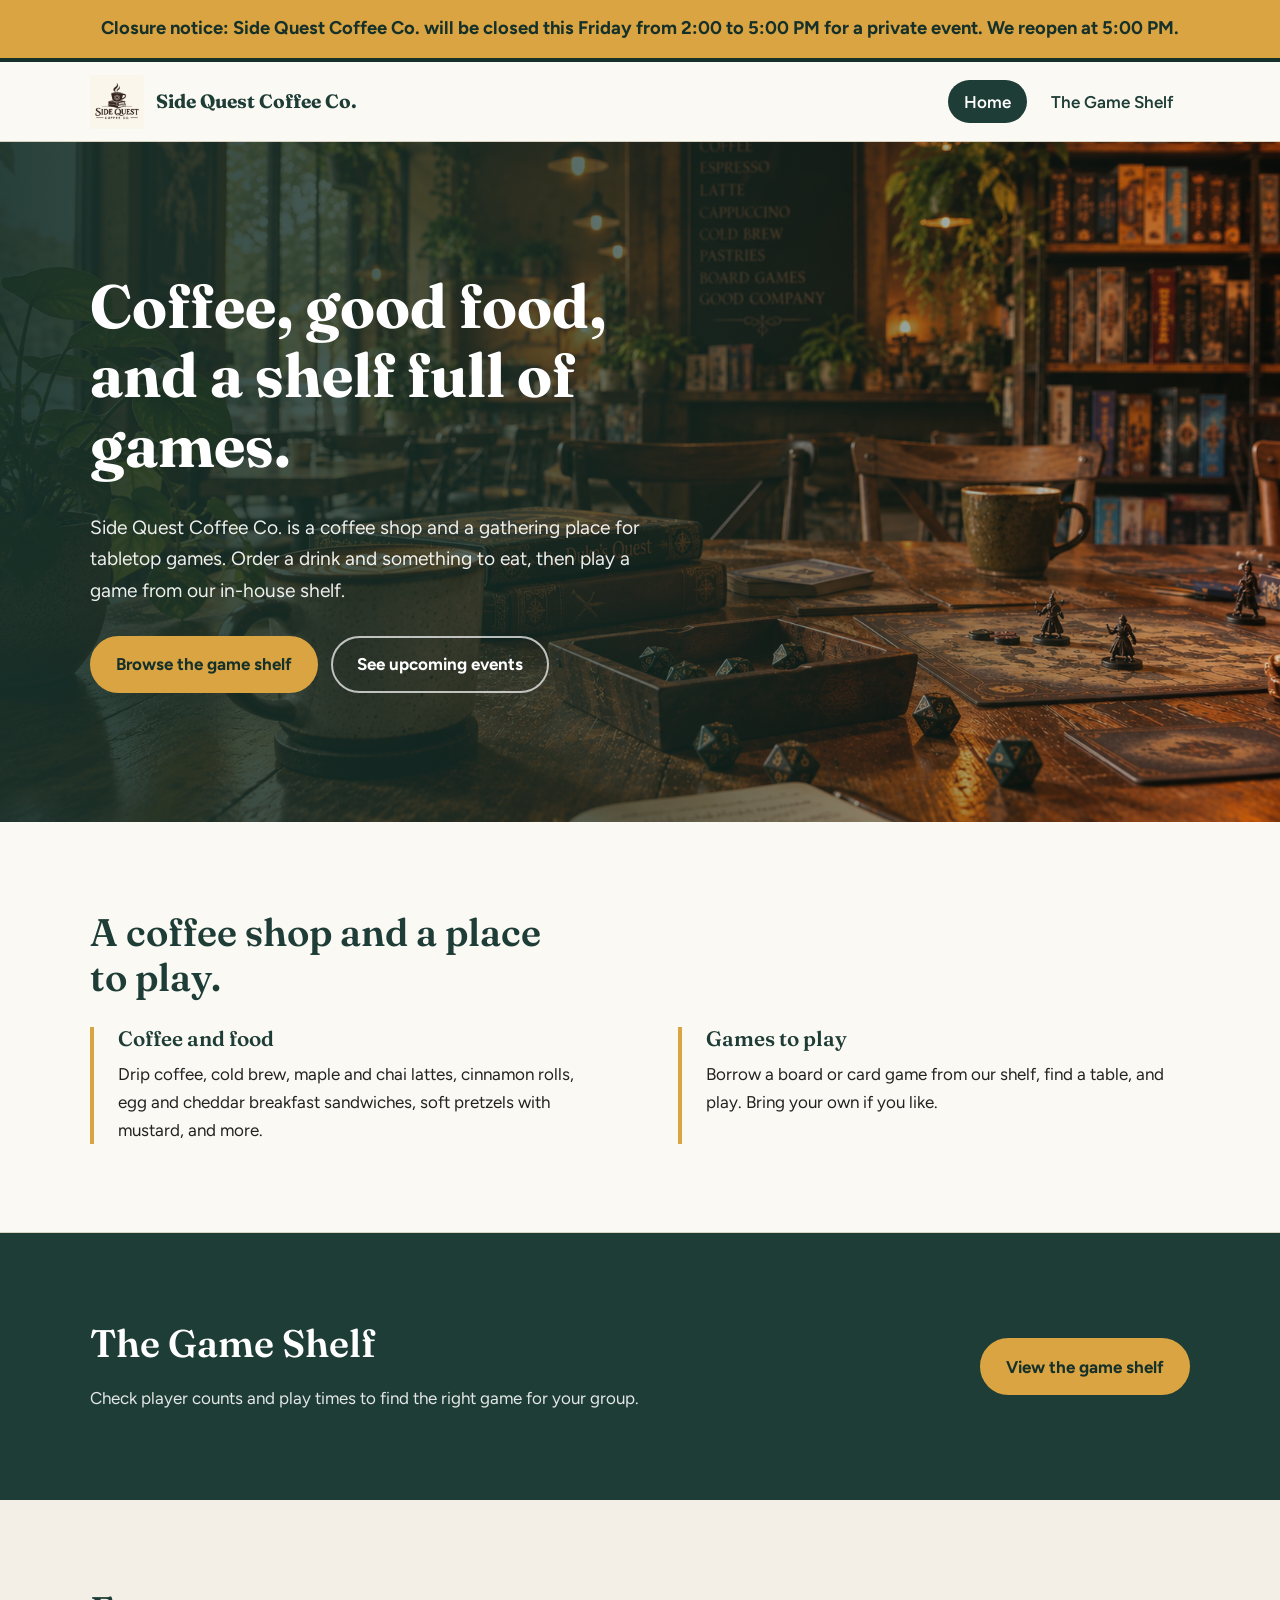
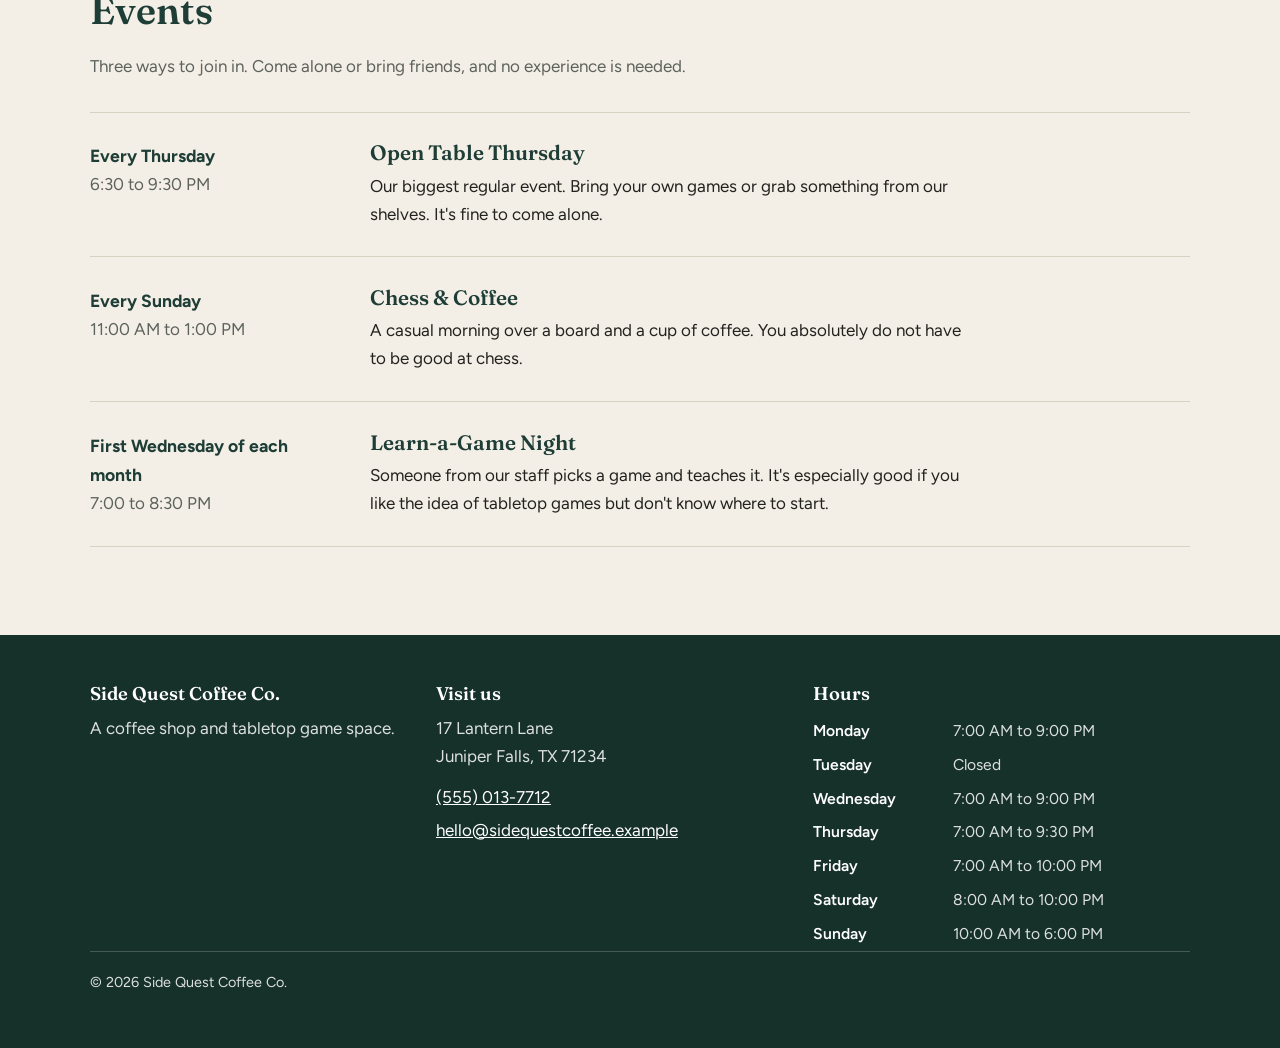
<file: index.html>
<!DOCTYPE html>
<html lang="en">
<head>
  <meta charset="UTF-8">
  <meta name="viewport" content="width=device-width, initial-scale=1">

  <!-- This text appears in the browser tab -->
  <title>Side Quest Coffee Co. | Coffee, Food and Tabletop Games</title>
  <meta name="description" content="Side Quest Coffee Co. is a coffee shop serving drip coffee, lattes, and breakfast bites, with a shelf of tabletop games to play in the shop.">

  <!-- Fonts (optional: if they fail to load, the page uses the backup fonts in style.css) -->
  <link rel="preconnect" href="https://fonts.googleapis.com">
  <link rel="preconnect" href="https://fonts.gstatic.com" crossorigin>
  <link rel="stylesheet" href="https://fonts.googleapis.com/css2?family=Fraunces:wght@500;600;700&family=Figtree:wght@400;500;700&display=swap">

  <!-- The one shared stylesheet used by both pages -->
  <link rel="stylesheet" href="style.css">
</head>
<body>

  <a class="skip-link" href="#main">Skip to main content</a>
<div role="region" aria-label="Closure notice" style="background: #d9a441; color: #16302a; text-align: center; padding: 1rem 1.25rem; font-size: 1.15rem; font-weight: 700; line-height: 1.4; border-bottom: 4px solid #16302a;">
  Closure notice: Side Quest Coffee Co. will be closed this Friday from 2:00 to 5:00 PM for a private event. We reopen at 5:00 PM.
</div>
  <!-- ============ HEADER AND NAVIGATION ============ -->
  <header class="site-header">
    <div class="wrap header-inner">
      <a class="brand" href="index.html">
        <img src="Sidequest-Logo.png" alt="Side Quest Coffee Co. logo featuring a coffee cup with a tabletop die emblem inside it, stacked on top of books">
        <span>Side Quest Coffee Co.</span>
      </a>

      <nav class="site-nav" aria-label="Main">
        <ul>
          <li><a href="index.html" aria-current="page">Home</a></li>
          <li><a href="games.html">The Game Shelf</a></li>
        </ul>
      </nav>
    </div>
  </header>

  <main id="main">

    <!-- ============ HERO (main image) ============ -->
    <section class="hero">
      <img class="hero-image" src="Sidequest-Websiteimage.png" alt="A view inside Side Quest Coffee Co., featuring books, plants, and tabletop games, with tables and scenery in the background.">
      <div class="wrap">
        <div class="hero-content">
          <h1>Coffee, good food, and a shelf full of games.</h1>
          <p>Side Quest Coffee Co. is a coffee shop and a gathering place for tabletop games. Order a drink and something to eat, then play a game from our in-house shelf.</p>
          <div class="hero-actions">
            <a class="button" href="games.html">Browse the game shelf</a>
            <a class="button button-outline" href="#events">See upcoming events</a>
          </div>
        </div>
      </div>
    </section>

    <!-- ============ WHAT WE ARE ============ -->
    <section class="section intro">
      <div class="wrap">
        <h2>A coffee shop and a place to play.</h2>

        <div class="pillars">
          <div class="pillar">
            <h3>Coffee and food</h3>
            <p>Drip coffee, cold brew, maple and chai lattes, cinnamon rolls, egg and cheddar breakfast sandwiches, soft pretzels with mustard, and more.</p>
          </div>
          <div class="pillar">
            <h3>Games to play</h3>
            <p>Borrow a board or card game from our shelf, find a table, and play. Bring your own if you like.</p>
          </div>
        </div>
      </div>
    </section>

    <!-- ============ GAME SHELF TEASER ============ -->
    <section class="section shelf-teaser">
      <div class="wrap teaser-inner">
        <div>
          <h2>The Game Shelf</h2>
          <p>Check player counts and play times to find the right game for your group.</p>
        </div>
        <a class="button" href="games.html">View the game shelf</a>
      </div>
    </section>

    <!-- ============ EVENTS ============ -->
    <section class="section" id="events">
      <div class="wrap">
        <h2>Events</h2>
        <p class="section-intro">Three ways to join in. Come alone or bring friends, and no experience is needed.</p>

        <ul class="event-list">

          <li class="event">
            <div class="event-when">
              <strong>Every Thursday</strong>
              <span>6:30 to 9:30 PM</span>
            </div>
            <div class="event-info">
              <h3>Open Table Thursday</h3>
              <p>Our biggest regular event. Bring your own games or grab something from our shelves. It's fine to come alone.</p>
            </div>
          </li>

          <li class="event">
            <div class="event-when">
              <strong>Every Sunday</strong>
              <span>11:00 AM to 1:00 PM</span>
            </div>
            <div class="event-info">
              <h3>Chess &amp; Coffee</h3>
              <p>A casual morning over a board and a cup of coffee. You absolutely do not have to be good at chess.</p>
            </div>
          </li>

          <li class="event">
            <div class="event-when">
              <strong>First Wednesday of each month</strong>
              <span>7:00 to 8:30 PM</span>
            </div>
            <div class="event-info">
              <h3>Learn-a-Game Night</h3>
              <p>Someone from our staff picks a game and teaches it. It's especially good if you like the idea of tabletop games but don't know where to start.</p>
            </div>
          </li>

        </ul>
      </div>
    </section>

  </main>

  <!-- ============ FOOTER ============ -->
  <footer class="site-footer">
    <div class="wrap">
      <div class="footer-grid">
        <div>
          <h2>Side Quest Coffee Co.</h2>
          <p>A coffee shop and tabletop game space.</p>
        </div>
        <div>
          <h2>Visit us</h2>
          <address>
            17 Lantern Lane<br>
            Juniper Falls, TX 71234
          </address>
          <p><a href="tel:+15550137712">(555) 013-7712</a></p>
          <p><a href="mailto:hello@sidequestcoffee.example">hello@sidequestcoffee.example</a></p>
        </div>
        <div>
          <h2>Hours</h2>
          <table class="hours">
            <tbody>
              <tr><th scope="row">Monday</th><td>7:00 AM to 9:00 PM</td></tr>
              <tr><th scope="row">Tuesday</th><td>Closed</td></tr>
              <tr><th scope="row">Wednesday</th><td>7:00 AM to 9:00 PM</td></tr>
              <tr><th scope="row">Thursday</th><td>7:00 AM to 9:30 PM</td></tr>
              <tr><th scope="row">Friday</th><td>7:00 AM to 10:00 PM</td></tr>
              <tr><th scope="row">Saturday</th><td>8:00 AM to 10:00 PM</td></tr>
              <tr><th scope="row">Sunday</th><td>10:00 AM to 6:00 PM</td></tr>
            </tbody>
          </table>
        </div>
      </div>
      <p class="copyright">&copy; 2026 Side Quest Coffee Co.</p>
    </div>
  </footer>

</body>
</html>
</file>
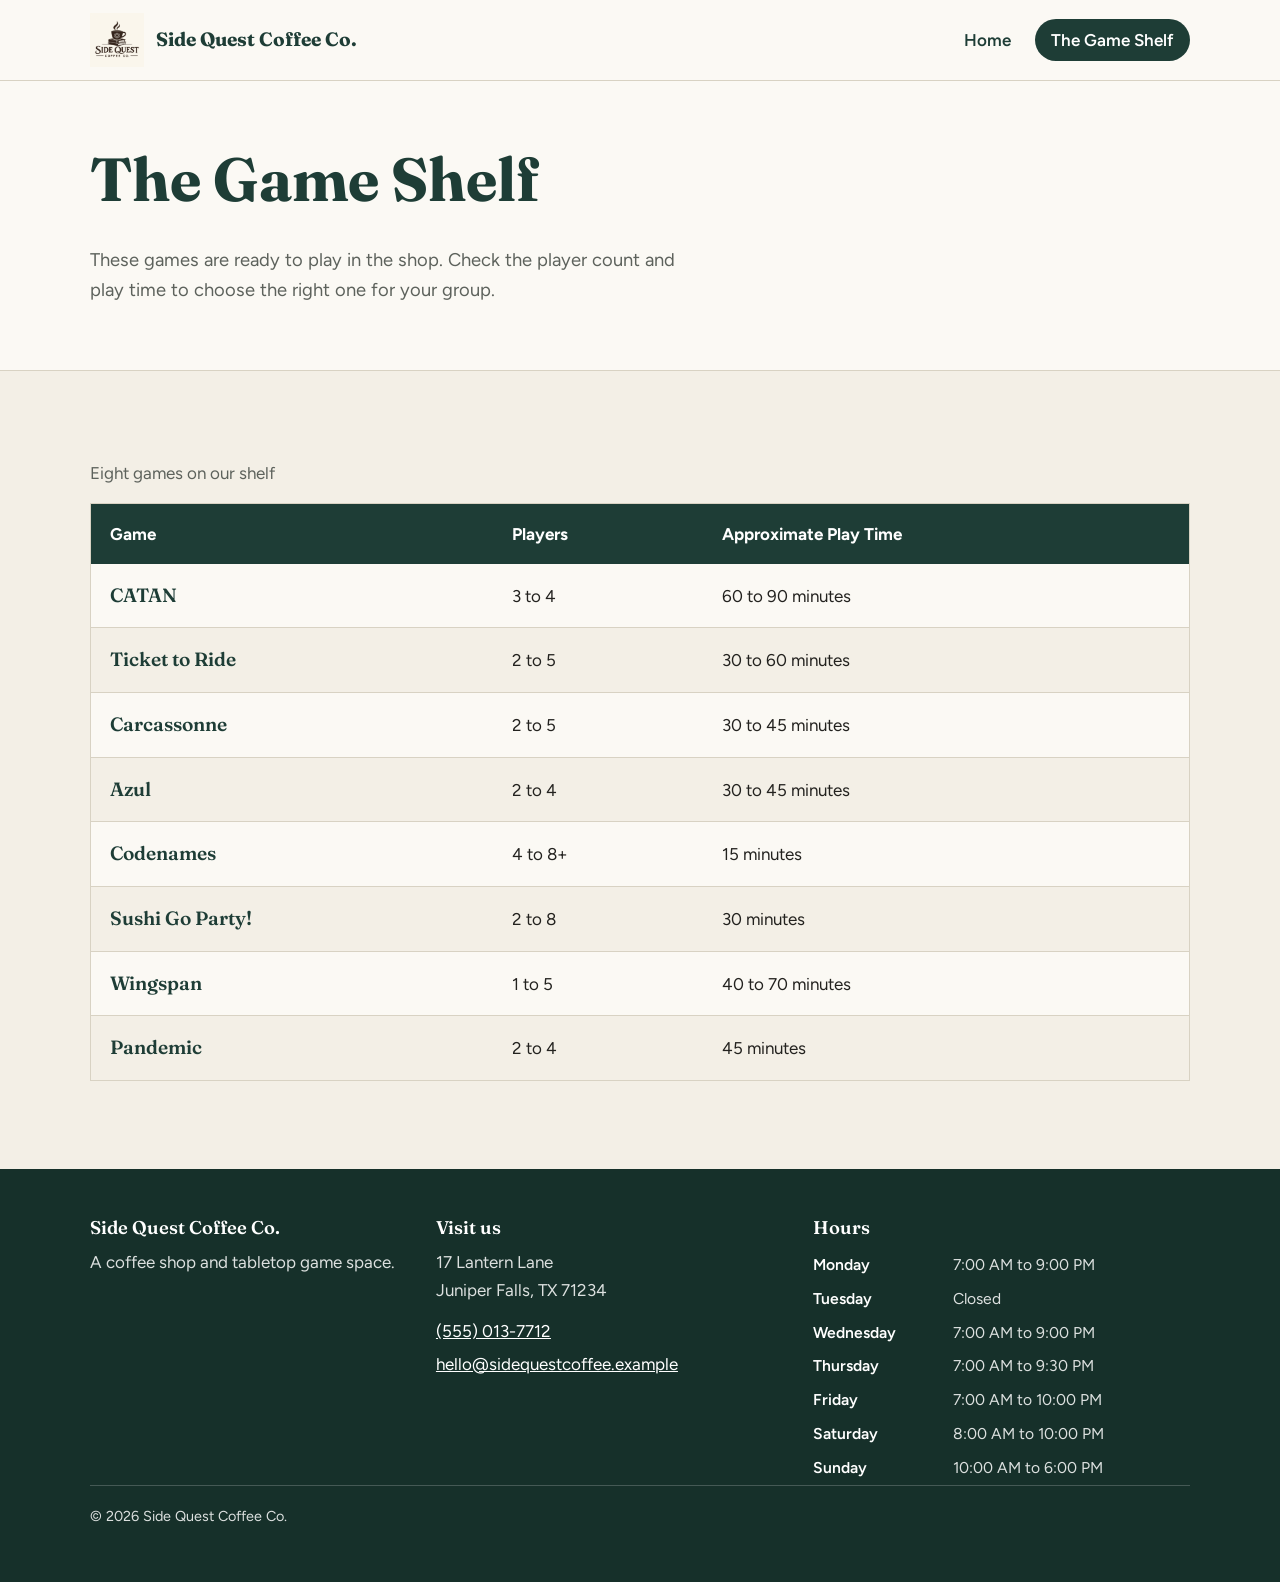
<file: games.html>
<!DOCTYPE html>
<html lang="en">
<head>
  <meta charset="UTF-8">
  <meta name="viewport" content="width=device-width, initial-scale=1">

  <!-- This text appears in the browser tab -->
  <title>The Game Shelf | Side Quest Coffee Co.</title>
  <meta name="description" content="Games available to play at Side Quest Coffee Co., with player counts and approximate play times.">

  <link rel="preconnect" href="https://fonts.googleapis.com">
  <link rel="preconnect" href="https://fonts.gstatic.com" crossorigin>
  <link rel="stylesheet" href="https://fonts.googleapis.com/css2?family=Fraunces:wght@500;600;700&family=Figtree:wght@400;500;700&display=swap">

  <!-- The same shared stylesheet used by the home page -->
  <link rel="stylesheet" href="style.css">
</head>
<body>

  <a class="skip-link" href="#main">Skip to main content</a>

  <!-- ============ HEADER AND NAVIGATION ============ -->
  <header class="site-header">
    <div class="wrap header-inner">
      <a class="brand" href="index.html">
        <img src="Sidequest-Logo.png" alt="Side Quest Coffee Co. logo featuring a coffee cup with a tabletop die emblem inside it, stacked on top of books">
        <span>Side Quest Coffee Co.</span>
      </a>

      <nav class="site-nav" aria-label="Main">
        <ul>
          <li><a href="index.html">Home</a></li>
          <li><a href="games.html" aria-current="page">The Game Shelf</a></li>
        </ul>
      </nav>
    </div>
  </header>

  <main id="main">

    <section class="page-title">
      <div class="wrap">
        <h1>The Game Shelf</h1>
        <p>These games are ready to play in the shop. Check the player count and play time to choose the right one for your group.</p>
      </div>
    </section>

    <!-- ============ GAME TABLE ============ -->
    <section class="section">
      <div class="wrap">
        <table class="game-table">
          <caption>Eight games on our shelf</caption>
          <thead>
            <tr>
              <th scope="col">Game</th>
              <th scope="col">Players</th>
              <th scope="col">Approximate Play Time</th>
            </tr>
          </thead>
          <tbody>
            <tr>
              <th scope="row">CATAN</th>
              <td>3 to 4</td>
              <td>60 to 90 minutes</td>
            </tr>
            <tr>
              <th scope="row">Ticket to Ride</th>
              <td>2 to 5</td>
              <td>30 to 60 minutes</td>
            </tr>
            <tr>
              <th scope="row">Carcassonne</th>
              <td>2 to 5</td>
              <td>30 to 45 minutes</td>
            </tr>
            <tr>
              <th scope="row">Azul</th>
              <td>2 to 4</td>
              <td>30 to 45 minutes</td>
            </tr>
            <tr>
              <th scope="row">Codenames</th>
              <td>4 to 8+</td>
              <td>15 minutes</td>
            </tr>
            <tr>
              <th scope="row">Sushi Go Party!</th>
              <td>2 to 8</td>
              <td>30 minutes</td>
            </tr>
            <tr>
              <th scope="row">Wingspan</th>
              <td>1 to 5</td>
              <td>40 to 70 minutes</td>
            </tr>
            <tr>
              <th scope="row">Pandemic</th>
              <td>2 to 4</td>
              <td>45 minutes</td>
            </tr>
          </tbody>
        </table>
      </div>
    </section>

  </main>

  <!-- ============ FOOTER ============ -->
  <footer class="site-footer">
    <div class="wrap">
      <div class="footer-grid">
        <div>
          <h2>Side Quest Coffee Co.</h2>
          <p>A coffee shop and tabletop game space.</p>
        </div>
        <div>
          <h2>Visit us</h2>
          <address>
            17 Lantern Lane<br>
            Juniper Falls, TX 71234
          </address>
          <p><a href="tel:+15550137712">(555) 013-7712</a></p>
          <p><a href="mailto:hello@sidequestcoffee.example">hello@sidequestcoffee.example</a></p>
        </div>
        <div>
          <h2>Hours</h2>
          <table class="hours">
            <tbody>
              <tr><th scope="row">Monday</th><td>7:00 AM to 9:00 PM</td></tr>
              <tr><th scope="row">Tuesday</th><td>Closed</td></tr>
              <tr><th scope="row">Wednesday</th><td>7:00 AM to 9:00 PM</td></tr>
              <tr><th scope="row">Thursday</th><td>7:00 AM to 9:30 PM</td></tr>
              <tr><th scope="row">Friday</th><td>7:00 AM to 10:00 PM</td></tr>
              <tr><th scope="row">Saturday</th><td>8:00 AM to 10:00 PM</td></tr>
              <tr><th scope="row">Sunday</th><td>10:00 AM to 6:00 PM</td></tr>
            </tbody>
          </table>
        </div>
      </div>
      <p class="copyright">&copy; 2026 Side Quest Coffee Co.</p>
    </div>
  </footer>

</body>
</html>
</file>
<file: style.css>
/* ==========================================================
   Side Quest Coffee Co. - shared stylesheet
   Used by index.html and games.html
   ========================================================== */

/* ---------- 1. Colors and fonts (change them here once) ---------- */
:root {
  --pine: #1e3d36;        /* deep green: header text, dark sections */
  --pine-dark: #16302a;   /* darker green: footer */
  --lantern: #d9a441;     /* warm gold: buttons and accents */
  --oat: #f3efe6;         /* page background */
  --paper: #fbf9f4;       /* lighter panels */
  --ink: #23221f;         /* main text */
  --muted: #5d625c;       /* secondary text */
  --line: #d8d2c3;        /* thin dividers */

  --font-heading: "Fraunces", Georgia, "Times New Roman", serif;
  --font-body: "Figtree", "Segoe UI", Helvetica, Arial, sans-serif;

  --page-width: 1100px;
}

/* ---------- 2. Basic reset ---------- */
*,
*::before,
*::after {
  box-sizing: border-box;
}

html {
  scroll-behavior: smooth;
}

body {
  margin: 0;
  background: var(--oat);
  color: var(--ink);
  font-family: var(--font-body);
  font-size: 1.0625rem;
  line-height: 1.65;
}

img {
  max-width: 100%;
  display: block;
}

h1,
h2,
h3 {
  font-family: var(--font-heading);
  color: var(--pine);
  line-height: 1.15;
  margin: 0 0 0.5em;
}

h1 { font-size: clamp(2.3rem, 5vw, 3.8rem); font-weight: 700; }
h2 { font-size: clamp(1.7rem, 3.2vw, 2.4rem); font-weight: 600; }
h3 { font-size: 1.3rem; font-weight: 600; }

p { margin: 0 0 1em; }

a { color: var(--pine); }

/* Keyboard focus is always visible */
a:focus-visible {
  outline: 3px solid var(--lantern);
  outline-offset: 3px;
}

/* ---------- 3. Reusable layout pieces ---------- */
.wrap {
  width: min(100% - 2.5rem, var(--page-width));
  margin-inline: auto;
}

.section {
  padding-block: clamp(3rem, 7vw, 5.5rem);
}

.section-intro {
  max-width: 38rem;
  color: var(--muted);
}

/* "Skip to content" link for keyboard and screen reader users */
.skip-link {
  position: absolute;
  left: -999px;
  top: 0;
  background: var(--pine);
  color: #fff;
  padding: 0.6rem 1rem;
  z-index: 100;
}
.skip-link:focus {
  left: 0;
}

/* ---------- 4. Buttons ---------- */
.button {
  display: inline-block;
  padding: 0.8rem 1.5rem;
  border-radius: 999px;
  font-weight: 700;
  text-decoration: none;
  border: 2px solid var(--lantern);
  background: var(--lantern);
  color: var(--pine-dark);
  transition: background 0.2s, color 0.2s;
}
.button:hover {
  background: #e6b758;
}
.button-outline {
  background: transparent;
  color: #fff;
  border-color: rgba(255, 255, 255, 0.7);
}
.button-outline:hover {
  background: rgba(255, 255, 255, 0.14);
}

/* ---------- 5. Header and navigation ---------- */
.site-header {
  background: var(--paper);
  border-bottom: 1px solid var(--line);
}

.header-inner {
  display: flex;
  align-items: center;
  justify-content: space-between;
  flex-wrap: wrap;
  gap: 0.75rem 2rem;
  padding-block: 0.8rem;
}

.brand {
  display: flex;
  align-items: center;
  gap: 0.75rem;
  text-decoration: none;
  font-family: var(--font-heading);
  font-weight: 700;
  font-size: 1.2rem;
  color: var(--pine);
}

.brand img {
  height: 54px;   /* change this number to make the logo bigger or smaller */
  width: auto;
}

.site-nav ul {
  list-style: none;
  display: flex;
  gap: 0.5rem;
  margin: 0;
  padding: 0;
}

.site-nav a {
  display: block;
  padding: 0.45rem 1rem;
  border-radius: 999px;
  text-decoration: none;
  font-weight: 600;
  color: var(--pine);
}

.site-nav a:hover {
  background: var(--oat);
}

/* The page you are currently on */
.site-nav a[aria-current="page"] {
  background: var(--pine);
  color: #fff;
}

/* ---------- 6. Home page: hero ---------- */
.hero {
  position: relative;
  min-height: min(78vh, 680px);
  display: flex;
  align-items: center;
  overflow: hidden;
  color: #fff;
  background: var(--pine-dark); /* shows while the photo loads */
}

/* The photo fills the whole hero area */
.hero-image {
  position: absolute;
  inset: 0;
  width: 100%;
  height: 100%;
  object-fit: cover;
}

/* A green shade over the photo keeps the text readable */
.hero::before {
  content: "";
  position: absolute;
  inset: 0;
  z-index: 1;
  background: linear-gradient(90deg, rgba(22, 48, 42, 0.92) 0%, rgba(22, 48, 42, 0.7) 45%, rgba(22, 48, 42, 0.15) 100%);
}

.hero .wrap {
  position: relative; /* keeps the text above the photo and shade */
  z-index: 2;
}

.hero-content {
  max-width: 36rem;
  padding-block: 4rem;
}

.hero h1 {
  color: #fff;
}

.hero p {
  font-size: 1.2rem;
  color: rgba(255, 255, 255, 0.92);
}

.hero-actions {
  display: flex;
  flex-wrap: wrap;
  gap: 0.8rem;
  margin-top: 1.8rem;
}

/* ---------- 7. Home page: what we are ---------- */
.intro {
  background: var(--paper);
  border-bottom: 1px solid var(--line);
}

.intro h2 {
  max-width: 30rem;
  margin-bottom: 1.8rem;
}

.pillars {
  display: grid;
  grid-template-columns: 1fr 1fr;
  gap: 2rem clamp(2rem, 6vw, 5rem);
}

.pillar {
  border-left: 4px solid var(--lantern);
  padding-left: 1.5rem;
}

.pillar h3 {
  margin-bottom: 0.4em;
}

.pillar p {
  margin: 0;
  max-width: 30rem;
}

/* ---------- 9. Home page: game shelf teaser ---------- */
.shelf-teaser {
  background: var(--pine);
  color: #fff;
}

.shelf-teaser h2 {
  color: #fff;
}

.shelf-teaser .teaser-inner {
  display: flex;
  flex-wrap: wrap;
  align-items: center;
  justify-content: space-between;
  gap: 1.5rem 3rem;
}

.shelf-teaser p {
  max-width: 36rem;
  margin: 0;
  color: rgba(255, 255, 255, 0.88);
}

/* ---------- 10. Home page: events ---------- */
.event-list {
  list-style: none;
  margin: 2rem 0 0;
  padding: 0;
  border-top: 1px solid var(--line);
}

.event {
  display: grid;
  grid-template-columns: 15rem 1fr;
  gap: 1rem 2.5rem;
  padding: 1.8rem 0;
  border-bottom: 1px solid var(--line);
}

.event-when strong {
  display: block;
  color: var(--pine);
  font-size: 1.1rem;
}

.event-when span {
  color: var(--muted);
}

.event-info h3 {
  margin-bottom: 0.3em;
}

.event-info p {
  margin: 0;
  max-width: 38rem;
}

/* ---------- 11. Game shelf page ---------- */
.page-title {
  background: var(--paper);
  border-bottom: 1px solid var(--line);
  padding-block: clamp(2.5rem, 6vw, 4rem);
}

.page-title p {
  max-width: 38rem;
  margin: 0;
  color: var(--muted);
  font-size: 1.15rem;
}

.game-table {
  width: 100%;
  border-collapse: collapse;
  background: var(--paper);
  border: 1px solid var(--line);
}

.game-table caption {
  text-align: left;
  padding-bottom: 1rem;
  color: var(--muted);
}

.game-table th,
.game-table td {
  padding: 1rem 1.2rem;
  text-align: left;
  border-bottom: 1px solid var(--line);
}

.game-table thead th {
  background: var(--pine);
  color: #fff;
  font-weight: 700;
  border-bottom: none;
}

.game-table tbody th {
  font-family: var(--font-heading);
  font-size: 1.2rem;
  font-weight: 600;
  color: var(--pine);
}

.game-table tbody tr:nth-child(even) {
  background: var(--oat);
}

/* ---------- 12. Footer ---------- */
.site-footer {
  background: var(--pine-dark);
  color: rgba(255, 255, 255, 0.85);
  padding-block: 3rem;
}

.footer-grid {
  display: grid;
  grid-template-columns: 1fr 1.1fr 1.2fr;
  gap: 2rem;
}

.site-footer address {
  font-style: normal;
  margin-bottom: 0.8rem;
}

.hours {
  border-collapse: collapse;
  width: 100%;
  max-width: 22rem;
}

.hours th,
.hours td {
  text-align: left;
  padding: 0.25rem 0;
  font-weight: 400;
  font-size: 0.98rem;
}

.hours th {
  padding-right: 1rem;
  color: #fff;
  font-weight: 600;
}

.site-footer h2 {
  color: #fff;
  font-size: 1.15rem;
  margin-bottom: 0.6rem;
}

.site-footer p {
  margin: 0 0 0.3rem;
}

.site-footer a {
  color: #fff;
}

.copyright {
  margin-top: 2.5rem;
  padding-top: 1.2rem;
  border-top: 1px solid rgba(255, 255, 255, 0.2);
  font-size: 0.9rem;
}

/* ---------- 13. Phones and small screens ---------- */
@media (max-width: 800px) {
  .pillars,
  .event,
  .footer-grid {
    grid-template-columns: 1fr;
  }


  /* On phones the shade is more even so text stays readable */
  .hero::before {
    background: linear-gradient(180deg, rgba(22, 48, 42, 0.88) 0%, rgba(22, 48, 42, 0.7) 100%);
  }

  .game-table th,
  .game-table td {
    padding: 0.8rem 0.7rem;
    font-size: 0.98rem;
  }
}

/* Respect people who prefer less motion */
@media (prefers-reduced-motion: reduce) {
  html { scroll-behavior: auto; }
  .button { transition: none; }
}
</file>
